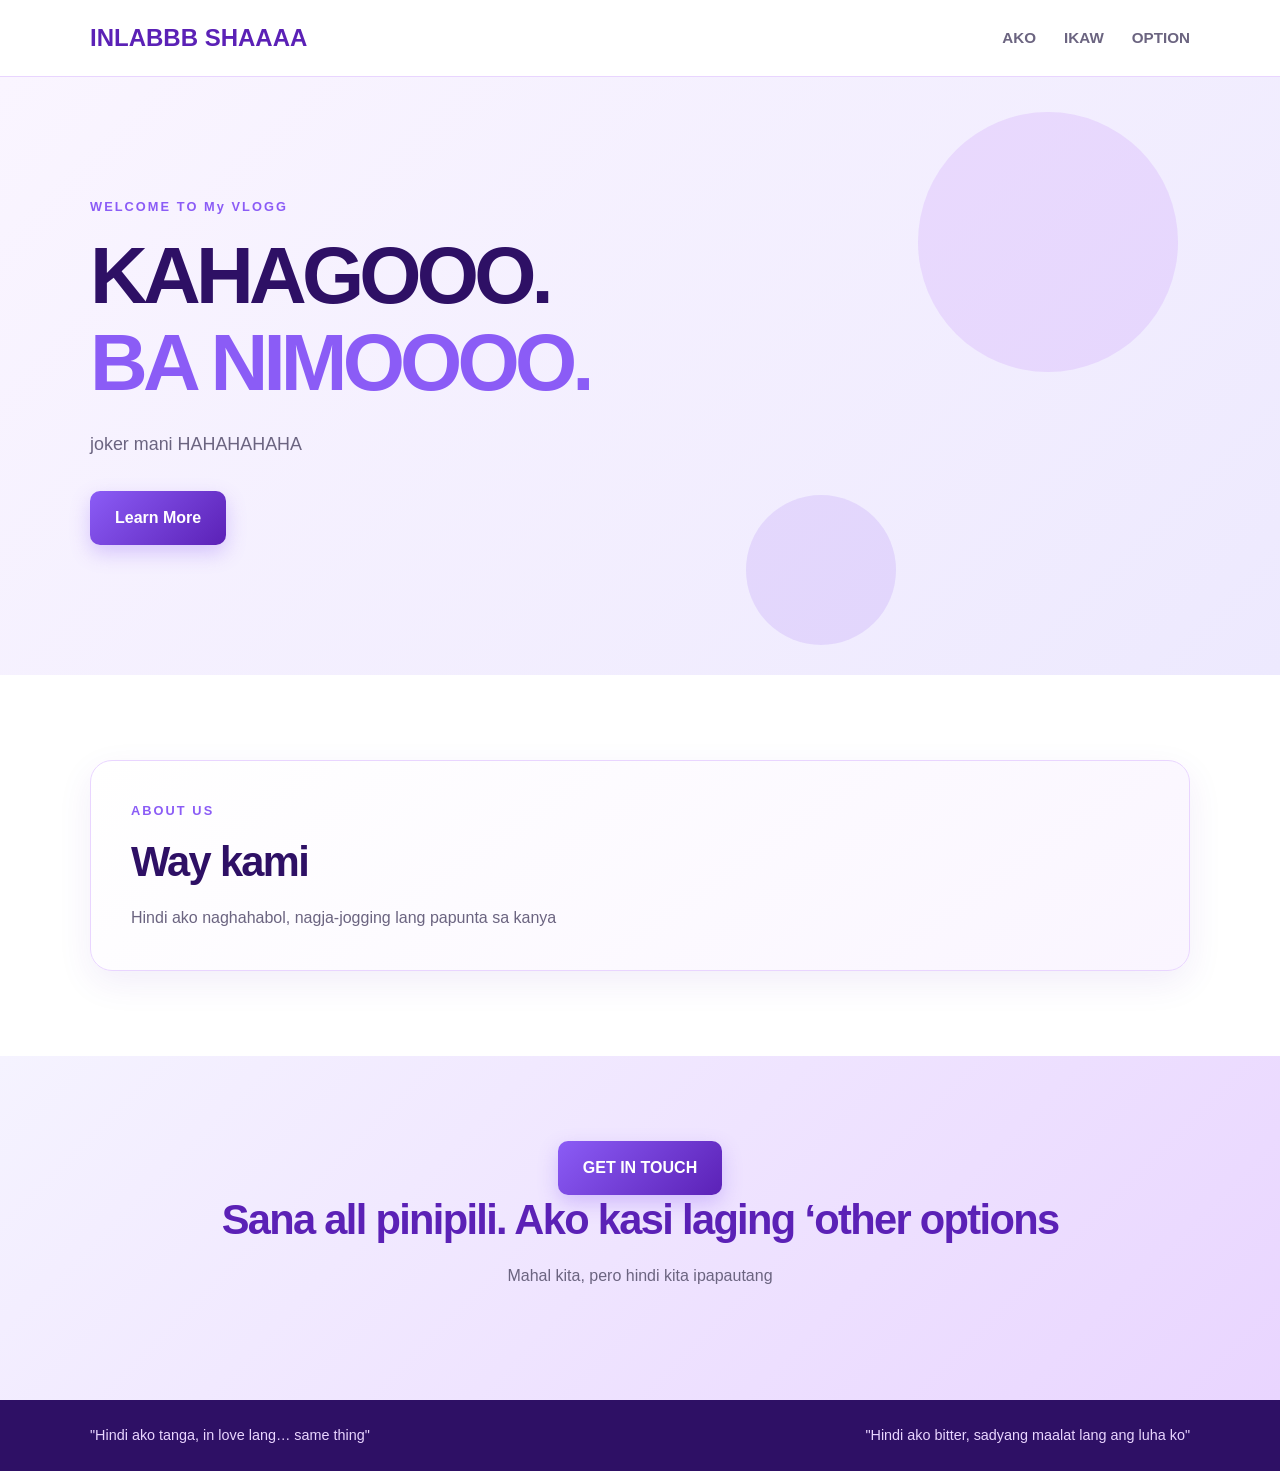
<file: index.html>
<!DOCTYPE html>
<html lang="en">
<head>
    <meta charset="UTF-8">
    <meta name="viewport" content="width=device-width, initial-scale=1.0">
    <title>WAWW</title>
    <link rel="stylesheet" href="style.css">
</head>
<body>

    <!-- Navigation Bar -->
    <header class="site-header">
        <div class="container nav">
            <a class="logo" href="#home">INLABBB SHAAAA</a>

            <nav>
                <a href="#home">AKO</a>
                <a href="#about">IKAW</a>
                <a href="#contact">OPTION</a>
            </nav>
        </div>
    </header>

    <!-- Home Section -->
    <main>
        <section class="hero" id="home">
            <div class="container hero-content">
                <p class="eyebrow">WELCOME TO My VLOGG</p>

                <h1>
                    KAHAGOOO.<br>
                    <span>BA NIMOOOO.</span>
                </h1>

                <p class="hero-text">
                    joker mani HAHAHAHAHA
                </p>

                <a class="button" href="#about">Learn More</a>
            </div>
        </section>

        <!-- About Section -->
        <section class="section" id="about">
            <div class="container about-card">
                <p class="eyebrow">ABOUT US</p>

                <h2>Way kami</h2>

                <p>
                    Hindi ako naghahabol, nagja-jogging lang papunta sa kanya
                </p>
            </div>
        </section>

        <!-- Contact Section -->
        <section class="section contact-section" id="contact">
            <div class="container">
                <a href = "pos.html" class=button>GET IN TOUCH</a>
                <h2>Sana all pinipili. Ako kasi laging ‘other options</h2>

                <p>
                    Mahal kita, pero hindi kita ipapautang
                </p>

            </div>
        </section>
    </main>

    <!-- Footer -->
    <footer>
        <div class="container footer-content">
            <p>"Hindi ako tanga, in love lang… same thing"</p>
            <p>"Hindi ako bitter, sadyang maalat lang ang luha ko"</p>
        </div>
    </footer>

</body>
</html>
</file>
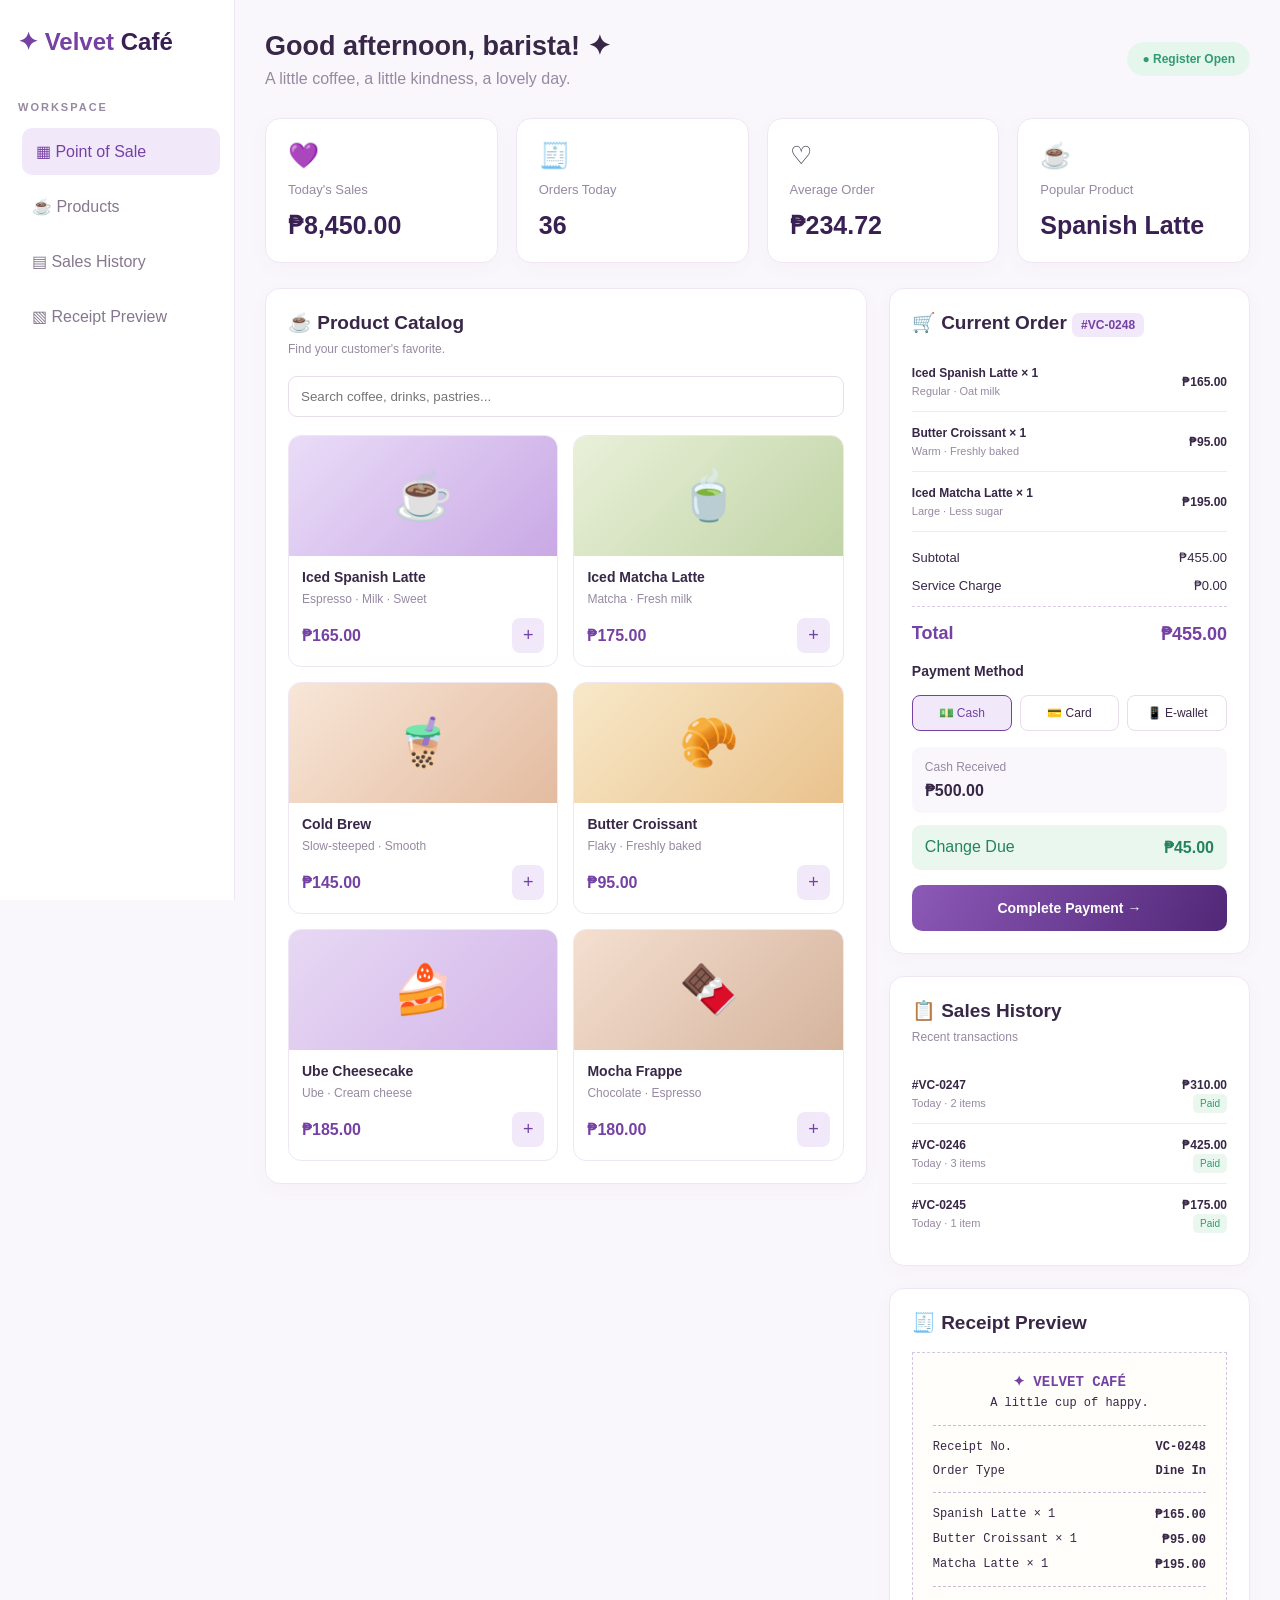
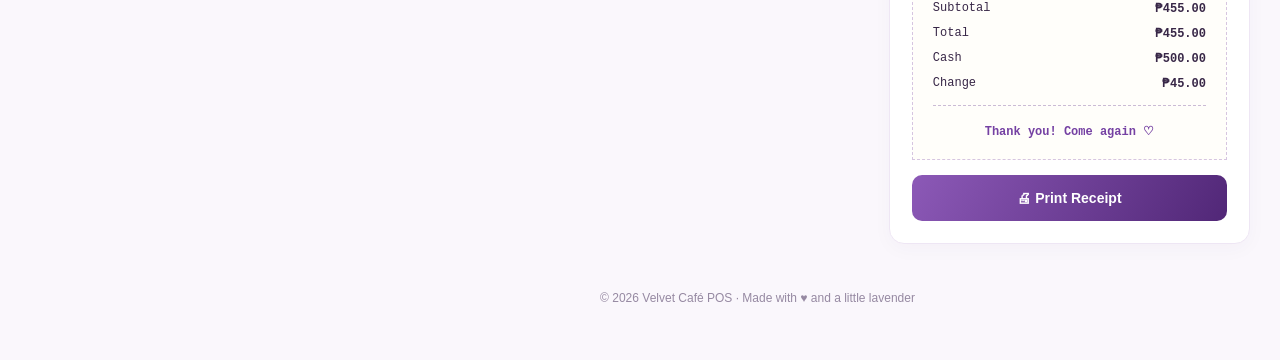
<file: pos.html>
<!DOCTYPE html>
<html lang="en">
<head>
<meta charset="UTF-8">
<meta name="viewport" content="width=device-width, initial-scale=1.0">
<title>Velvet Cafe | POS System</title>

<style>
* {
    margin: 0;
    padding: 0;
    box-sizing: border-box;
}

:root {
    --purple: #7541a3;
    --dark-purple: #392052;
    --light-purple: #f1e8fa;
    --background: #faf7fc;
    --text: #382747;
    --muted: #9689a2;
    --white: #ffffff;
    --green: #329b72;
}

body {
    font-family: Arial, sans-serif;
    background: var(--background);
    color: var(--text);
}

/* SIDEBAR */

.sidebar {
    width: 235px;
    height: 100vh;
    position: fixed;
    left: 0;
    top: 0;
    padding: 28px 18px;
    background: var(--white);
    border-right: 1px solid #eee5f5;
}

.logo {
    color: var(--purple);
    font-size: 24px;
    font-weight: bold;
    margin-bottom: 45px;
}

.logo span {
    color: var(--dark-purple);
}

.sidebar h4 {
    font-size: 11px;
    color: var(--muted);
    letter-spacing: 2px;
    margin-bottom: 15px;
}

.nav a {
    display: block;
    padding: 14px;
    margin-bottom: 8px;
    text-decoration: none;
    color: #86778f;
    border-radius: 10px;
    transition: 0.3s;
}

.nav a:hover,
.nav a.active {
    color: var(--purple);
    background: var(--light-purple);
    transform: translateX(4px);
}

/* MAIN CONTENT */

.main {
    margin-left: 235px;
    padding: 30px;
}

.header {
    display: flex;
    justify-content: space-between;
    align-items: center;
    gap: 15px;
    margin-bottom: 30px;
}

.header h1 {
    font-size: 27px;
}

.header p {
    margin-top: 8px;
    color: var(--muted);
}

.badge {
    background: #e5f7ed;
    color: var(--green);
    padding: 10px 15px;
    border-radius: 20px;
    font-size: 12px;
    font-weight: bold;
}

/* SUMMARY CARDS */

.stats {
    display: grid;
    grid-template-columns: repeat(4, 1fr);
    gap: 18px;
    margin-bottom: 25px;
}

.card {
    background: var(--white);
    border: 1px solid #eee6f4;
    border-radius: 15px;
    padding: 22px;
    box-shadow: 0 5px 20px #43245b08;
    transition: 0.3s;
}

.card:hover {
    transform: translateY(-4px);
    box-shadow: 0 10px 25px #43245b15;
}

.stat-label {
    color: var(--muted);
    font-size: 13px;
}

.stat-value {
    margin-top: 14px;
    font-size: 25px;
    font-weight: bold;
    color: var(--dark-purple);
}

.stat-icon {
    font-size: 25px;
    margin-bottom: 12px;
}

/* SECTION LAYOUT */

.content-grid {
    display: grid;
    grid-template-columns: minmax(0, 1.5fr)
                           minmax(300px, 0.9fr);
    gap: 22px;
    align-items: start;
}

.section {
    background: var(--white);
    border: 1px solid #eee6f4;
    border-radius: 15px;
    padding: 22px;
    margin-bottom: 22px;
    box-shadow: 0 5px 20px #43245b08;
}

.section h2 {
    font-size: 19px;
    margin-bottom: 18px;
}

.section-subtitle {
    color: var(--muted);
    font-size: 12px;
    margin-top: -10px;
    margin-bottom: 20px;
}

/* SEARCH */

.search {
    width: 100%;
    padding: 12px;
    border: 1px solid #e8dced;
    border-radius: 9px;
    margin-bottom: 18px;
    outline: none;
}

.search:focus {
    border-color: var(--purple);
    box-shadow: 0 0 0 3px #7541a315;
}

/* PRODUCT CATALOG */

.products {
    display: grid;
    grid-template-columns: repeat(2, minmax(0, 1fr));
    gap: 15px;
}

.product {
    overflow: hidden;
    border: 1px solid #eee6f4;
    border-radius: 13px;
    transition: 0.3s;
}

.product:hover {
    transform: translateY(-4px);
    box-shadow: 0 8px 20px #7541a320;
}

.product-image {
    height: 120px;
    display: flex;
    align-items: center;
    justify-content: center;
    font-size: 48px;
    background: linear-gradient(135deg, #eadcf8, #c9a9e5);
}

.product:nth-child(2) .product-image {
    background: linear-gradient(135deg, #e9f0d9, #c0d4a5);
}

.product:nth-child(3) .product-image {
    background: linear-gradient(135deg, #f8e6d7, #e3bba0);
}

.product:nth-child(4) .product-image {
    background: linear-gradient(135deg, #f8e8c8, #e9c28d);
}

.product:nth-child(5) .product-image {
    background: linear-gradient(135deg, #e7d8f3, #d2b5e9);
}

.product:nth-child(6) .product-image {
    background: linear-gradient(135deg, #f4dfd0, #d5b49d);
}

.product-info {
    padding: 13px;
}

.product-info h3 {
    font-size: 14px;
    margin-bottom: 7px;
}

.product-info p {
    color: var(--muted);
    font-size: 12px;
    margin-bottom: 12px;
}

.product-bottom {
    display: flex;
    align-items: center;
    justify-content: space-between;
}

.price {
    color: var(--purple);
    font-weight: bold;
}

.add-button {
    border: none;
    border-radius: 8px;
    padding: 7px 11px;
    background: var(--light-purple);
    color: var(--purple);
    font-size: 18px;
    cursor: pointer;
}

/* SHOPPING CART */

.order-number {
    color: var(--purple);
    background: var(--light-purple);
    padding: 5px 9px;
    border-radius: 7px;
    font-size: 12px;
}

.cart-item {
    display: flex;
    justify-content: space-between;
    align-items: center;
    gap: 10px;
    padding: 14px 0;
    border-bottom: 1px solid #f0eaf4;
}

.cart-item h4 {
    font-size: 12px;
    margin-bottom: 5px;
}

.cart-item p {
    color: var(--muted);
    font-size: 11px;
}

.cart-price {
    text-align: right;
    white-space: nowrap;
    font-size: 12px;
    font-weight: bold;
}

.cart-total {
    padding-top: 18px;
}

.total-row {
    display: flex;
    justify-content: space-between;
    margin-bottom: 13px;
    font-size: 13px;
}

.grand-total {
    border-top: 1px dashed #d9c9e5;
    padding-top: 16px;
    color: var(--purple);
    font-size: 18px;
    font-weight: bold;
}

/* PAYMENT */

.payment-options {
    display: flex;
    gap: 8px;
    margin: 16px 0;
}

.payment {
    flex: 1;
    text-align: center;
    border: 1px solid #e8dced;
    border-radius: 8px;
    padding: 10px 4px;
    font-size: 12px;
}

.payment.selected {
    border-color: var(--purple);
    color: var(--purple);
    background: var(--light-purple);
}

.cash-box {
    background: #faf7fc;
    padding: 13px;
    border-radius: 9px;
    margin-bottom: 12px;
}

.cash-box p {
    color: var(--muted);
    font-size: 12px;
    margin-bottom: 7px;
}

.cash-box strong {
    font-size: 16px;
}

.change {
    display: flex;
    justify-content: space-between;
    padding: 13px;
    margin-bottom: 15px;
    border-radius: 9px;
    color: #25835d;
    background: #e9f7ef;
}

.checkout {
    display: block;
    width: 100%;
    padding: 15px;
    border: none;
    border-radius: 10px;
    background: linear-gradient(120deg, #8c59b7, #512777);
    color: white;
    font-size: 14px;
    font-weight: bold;
    cursor: pointer;
    transition: 0.3s;
}

.checkout:hover {
    transform: translateY(-2px);
    box-shadow: 0 8px 18px #7541a340;
}

/* SALES HISTORY */

.history-row {
    display: flex;
    justify-content: space-between;
    gap: 10px;
    padding: 14px 0;
    border-bottom: 1px solid #f0eaf4;
    font-size: 12px;
}

.history-row:last-child {
    border-bottom: none;
}

.history-row p {
    color: var(--muted);
    margin-top: 5px;
    font-size: 11px;
}

.paid {
    color: var(--green);
    background: #e9f7ef;
    border-radius: 5px;
    padding: 4px 7px;
    font-size: 10px;
}

/* RECEIPT */

.receipt {
    max-width: 330px;
    margin: auto;
    padding: 20px;
    background: #fffefa;
    border: 1px dashed #d6c5e0;
    font-family: "Courier New", monospace;
    font-size: 12px;
}

.receipt h3 {
    text-align: center;
    color: var(--purple);
    margin-bottom: 6px;
}

.receipt p {
    text-align: center;
    margin-bottom: 15px;
}

.receipt-line {
    display: flex;
    justify-content: space-between;
    gap: 8px;
    margin: 10px 0;
}

.receipt-line strong {
    text-align: right;
}

.receipt hr {
    border: none;
    border-top: 1px dashed #cbbbd5;
    margin: 14px 0;
}

.thanks {
    text-align: center;
    color: var(--purple);
    font-weight: bold;
    margin-top: 18px;
}

/* FOOTER */

footer {
    text-align: center;
    padding: 25px 0;
    color: var(--muted);
    font-size: 12px;
}

/* ANIMATIONS */

@keyframes fadeIn {
    from {
        opacity: 0;
        transform: translateY(12px);
    }
    to {
        opacity: 1;
        transform: translateY(0);
    }
}

.stat-card,
.section {
    animation: fadeIn 0.6s ease both;
}

.stat-card:nth-child(2) { animation-delay: 0.08s; }
.stat-card:nth-child(3) { animation-delay: 0.16s; }
.stat-card:nth-child(4) { animation-delay: 0.24s; }

/* RESPONSIVE DESIGN */

@media (max-width: 1100px) {
    .sidebar {
        width: 190px;
    }

    .main {
        margin-left: 190px;
        padding: 22px;
    }

    .stats {
        grid-template-columns: repeat(2, 1fr);
    }

    .content-grid {
        grid-template-columns: 1fr;
    }
}

@media (max-width: 650px) {
    .sidebar {
        position: relative;
        width: 100%;
        height: auto;
        padding: 18px;
    }

    .logo {
        margin-bottom: 18px;
    }

    .sidebar h4 {
        display: none;
    }

    .nav {
        display: flex;
        flex-wrap: wrap;
        gap: 5px;
    }

    .nav a {
        padding: 9px;
        margin: 0;
        font-size: 12px;
    }

    .main {
        margin-left: 0;
        padding: 15px;
    }

    .header {
        align-items: flex-start;
        flex-direction: column;
    }

    .header h1 {
        font-size: 23px;
    }

    .stats {
        gap: 10px;
    }

    .card {
        padding: 14px;
    }

    .stat-value {
        font-size: 20px;
    }

    .products {
        gap: 9px;
    }

    .product-image {
        height: 90px;
        font-size: 38px;
    }

    .section {
        padding: 15px;
    }
}

/* PRINT ONLY THE RECEIPT */

@media print {
    body {
        background: white;
    }

    .sidebar,
    .header,
    .stats,
    .catalog-section,
    .cart-section,
    .history-section,
    footer,
    .no-print {
        display: none !important;
    }

    .main {
        margin: 0;
        padding: 0;
    }

    .content-grid {
        display: block;
    }

    .receipt-section {
        display: block;
        border: none;
        box-shadow: none;
        width: 80mm;
        margin: auto;
    }

    .receipt {
        border: none;
        max-width: 100%;
    }

    @page {
        margin: 8mm;
    }
}
</style>
</head>

<body>

<!-- SIDEBAR -->

<aside class="sidebar">
    <div class="logo">✦ Velvet <span>Café</span></div>

    <h4>WORKSPACE</h4>

    <nav class="nav">
        <a href="#pos" class="active">▦ Point of Sale</a>
        <a href="#products">☕ Products</a>
        <a href="#history">▤ Sales History</a>
        <a href="#receipt">▧ Receipt Preview</a>
    </nav>
</aside>

<!-- MAIN DASHBOARD -->

<main class="main" id="pos">

    <header class="header">
        <div>
            <h1>Good afternoon, barista! ✦</h1>
            <p>A little coffee, a little kindness, a lovely day.</p>
        </div>

        <div class="badge">● Register Open</div>
    </header>

    <!-- SUMMARY -->

    <section class="stats">

        <div class="card stat-card">
            <div class="stat-icon">💜</div>
            <div class="stat-label">Today's Sales</div>
            <div class="stat-value">₱8,450.00</div>
        </div>

        <div class="card stat-card">
            <div class="stat-icon">🧾</div>
            <div class="stat-label">Orders Today</div>
            <div class="stat-value">36</div>
        </div>

        <div class="card stat-card">
            <div class="stat-icon">♡</div>
            <div class="stat-label">Average Order</div>
            <div class="stat-value">₱234.72</div>
        </div>

        <div class="card stat-card">
            <div class="stat-icon">☕</div>
            <div class="stat-label">Popular Product</div>
            <div class="stat-value">Spanish Latte</div>
        </div>

    </section>

    <div class="content-grid">

        <!-- PRODUCT CATALOG -->

        <section class="section catalog-section" id="products">
            <h2>☕ Product Catalog</h2>
            <p class="section-subtitle">Find your customer's favorite.</p>

            <input class="search" type="search"
                   placeholder="Search coffee, drinks, pastries...">

            <div class="products">

                <article class="product">
                    <div class="product-image">☕</div>
                    <div class="product-info">
                        <h3>Iced Spanish Latte</h3>
                        <p>Espresso · Milk · Sweet</p>
                        <div class="product-bottom">
                            <span class="price">₱165.00</span>
                            <button class="add-button" type="button">+</button>
                        </div>
                    </div>
                </article>

                <article class="product">
                    <div class="product-image">🍵</div>
                    <div class="product-info">
                        <h3>Iced Matcha Latte</h3>
                        <p>Matcha · Fresh milk</p>
                        <div class="product-bottom">
                            <span class="price">₱175.00</span>
                            <button class="add-button" type="button">+</button>
                        </div>
                    </div>
                </article>

                <article class="product">
                    <div class="product-image">🧋</div>
                    <div class="product-info">
                        <h3>Cold Brew</h3>
                        <p>Slow-steeped · Smooth</p>
                        <div class="product-bottom">
                            <span class="price">₱145.00</span>
                            <button class="add-button" type="button">+</button>
                        </div>
                    </div>
                </article>

                <article class="product">
                    <div class="product-image">🥐</div>
                    <div class="product-info">
                        <h3>Butter Croissant</h3>
                        <p>Flaky · Freshly baked</p>
                        <div class="product-bottom">
                            <span class="price">₱95.00</span>
                            <button class="add-button" type="button">+</button>
                        </div>
                    </div>
                </article>

                <article class="product">
                    <div class="product-image">🍰</div>
                    <div class="product-info">
                        <h3>Ube Cheesecake</h3>
                        <p>Ube · Cream cheese</p>
                        <div class="product-bottom">
                            <span class="price">₱185.00</span>
                            <button class="add-button" type="button">+</button>
                        </div>
                    </div>
                </article>

                <article class="product">
                    <div class="product-image">🍫</div>
                    <div class="product-info">
                        <h3>Mocha Frappe</h3>
                        <p>Chocolate · Espresso</p>
                        <div class="product-bottom">
                            <span class="price">₱180.00</span>
                            <button class="add-button" type="button">+</button>
                        </div>
                    </div>
                </article>

            </div>
        </section>

        <!-- SHOPPING CART AND CHECKOUT -->

        <div>

            <section class="section cart-section">
                <h2>🛒 Current Order
                    <span class="order-number">#VC-0248</span>
                </h2>

                <div class="cart-item">
                    <div>
                        <h4>Iced Spanish Latte × 1</h4>
                        <p>Regular · Oat milk</p>
                    </div>
                    <div class="cart-price">₱165.00</div>
                </div>

                <div class="cart-item">
                    <div>
                        <h4>Butter Croissant × 1</h4>
                        <p>Warm · Freshly baked</p>
                    </div>
                    <div class="cart-price">₱95.00</div>
                </div>

                <div class="cart-item">
                    <div>
                        <h4>Iced Matcha Latte × 1</h4>
                        <p>Large · Less sugar</p>
                    </div>
                    <div class="cart-price">₱195.00</div>
                </div>

                <div class="cart-total">
                    <div class="total-row">
                        <span>Subtotal</span>
                        <span>₱455.00</span>
                    </div>

                    <div class="total-row">
                        <span>Service Charge</span>
                        <span>₱0.00</span>
                    </div>

                    <div class="total-row grand-total">
                        <span>Total</span>
                        <span>₱455.00</span>
                    </div>
                </div>

                <h3 style="font-size:14px; margin-top:18px;">
                    Payment Method
                </h3>

                <div class="payment-options">
                    <div class="payment selected">💵 Cash</div>
                    <div class="payment">💳 Card</div>
                    <div class="payment">📱 E-wallet</div>
                </div>

                <div class="cash-box">
                    <p>Cash Received</p>
                    <strong>₱500.00</strong>
                </div>

                <div class="change">
                    <span>Change Due</span>
                    <strong>₱45.00</strong>
                </div>

                <button class="checkout no-print" type="button">
                    Complete Payment →
                </button>

            </section>

            <!-- SALES HISTORY -->

            <section class="section history-section" id="history">
                <h2>📋 Sales History</h2>
                <p class="section-subtitle">Recent transactions</p>

                <div class="history-row">
                    <div>
                        <strong>#VC-0247</strong>
                        <p>Today · 2 items</p>
                    </div>
                    <div style="text-align:right">
                        <strong>₱310.00</strong>
                        <p><span class="paid">Paid</span></p>
                    </div>
                </div>

                <div class="history-row">
                    <div>
                        <strong>#VC-0246</strong>
                        <p>Today · 3 items</p>
                    </div>
                    <div style="text-align:right">
                        <strong>₱425.00</strong>
                        <p><span class="paid">Paid</span></p>
                    </div>
                </div>

                <div class="history-row">
                    <div>
                        <strong>#VC-0245</strong>
                        <p>Today · 1 item</p>
                    </div>
                    <div style="text-align:right">
                        <strong>₱175.00</strong>
                        <p><span class="paid">Paid</span></p>
                    </div>
                </div>
            </section>

            <!-- RECEIPT -->

            <section class="section receipt-section" id="receipt">
                <h2>🧾 Receipt Preview</h2>

                <div class="receipt">
                    <h3>✦ VELVET CAFÉ</h3>
                    <p>A little cup of happy.</p>

                    <hr>

                    <div class="receipt-line">
                        <span>Receipt No.</span>
                        <strong>VC-0248</strong>
                    </div>

                    <div class="receipt-line">
                        <span>Order Type</span>
                        <strong>Dine In</strong>
                    </div>

                    <hr>

                    <div class="receipt-line">
                        <span>Spanish Latte × 1</span>
                        <strong>₱165.00</strong>
                    </div>

                    <div class="receipt-line">
                        <span>Butter Croissant × 1</span>
                        <strong>₱95.00</strong>
                    </div>

                    <div class="receipt-line">
                        <span>Matcha Latte × 1</span>
                        <strong>₱195.00</strong>
                    </div>

                    <hr>

                    <div class="receipt-line">
                        <span>Subtotal</span>
                        <strong>₱455.00</strong>
                    </div>

                    <div class="receipt-line">
                        <span>Total</span>
                        <strong>₱455.00</strong>
                    </div>

                    <div class="receipt-line">
                        <span>Cash</span>
                        <strong>₱500.00</strong>
                    </div>

                    <div class="receipt-line">
                        <span>Change</span>
                        <strong>₱45.00</strong>
                    </div>

                    <hr>

                    <div class="thanks">
                        Thank you! Come again ♡
                    </div>
                </div>

                <button class="checkout no-print"
                        style="margin-top:15px;"
                        type="button"
                        onclick="window.print()">
                    🖨 Print Receipt
                </button>
            </section>

        </div>
    </div>

    <footer>
        © 2026 Velvet Café POS · Made with ♥ and a little lavender
    </footer>

</main>

</body>
</html>
</file>
<file: style.css>
/* ===== BASIC RESET ===== */
* {
    box-sizing: border-box;
    margin: 0;
    padding: 0;
}

:root {
    --purple: #8b5cf6;
    --dark-purple: #5b21b6;
    --light-purple: #f3e8ff;
    --lavender: #ede9fe;
    --ink: #2e1065;
    --muted: #6b6480;
    --white: #ffffff;
}

html {
    scroll-behavior: smooth;
    scroll-padding-top: 80px;
}

body {
    font-family: Arial, Helvetica, sans-serif;
    color: var(--ink);
    line-height: 1.6;
    background: var(--white);
    overflow-x: hidden;
}

.container {
    width: min(1100px, 90%);
    margin: 0 auto;
}

/* ===== NAVIGATION BAR ===== */
.site-header {
    background: rgba(255, 255, 255, 0.92);
    backdrop-filter: blur(12px);
    border-bottom: 1px solid #e9d5ff;
    position: sticky;
    top: 0;
    z-index: 100;
    animation: slideDown 0.8s ease both;
}

.nav {
    min-height: 76px;
    display: flex;
    align-items: center;
    justify-content: space-between;
    gap: 24px;
}

.logo {
    color: var(--dark-purple);
    text-decoration: none;
    font-size: 1.5rem;
    font-weight: 800;
    transition: transform 0.3s ease;
}

.logo:hover {
    transform: scale(1.08);
}

nav {
    display: flex;
    gap: 28px;
}

nav a {
    color: var(--muted);
    text-decoration: none;
    font-size: 0.95rem;
    font-weight: 700;
    position: relative;
    transition: color 0.3s ease;
}

nav a::after {
    content: "";
    position: absolute;
    width: 0;
    height: 3px;
    left: 0;
    bottom: -6px;
    background: var(--purple);
    border-radius: 5px;
    transition: width 0.3s ease;
}

nav a:hover {
    color: var(--purple);
}

nav a:hover::after {
    width: 100%;
}

/* ===== HERO / HOME SECTION ===== */
.hero {
    position: relative;
    overflow: hidden;
    padding: 120px 0 130px;
    background: linear-gradient(
        135deg,
        #faf5ff,
        #ede9fe,
        #e9d5ff,
        #f5f3ff
    );
    background-size: 300% 300%;
    animation: gradientFlow 12s ease infinite;
}

/* Floating decorative circles */
.hero::before,
.hero::after {
    content: "";
    position: absolute;
    border-radius: 50%;
    pointer-events: none;
    animation: float 6s ease-in-out infinite;
}

.hero::before {
    width: 260px;
    height: 260px;
    background: rgba(168, 85, 247, 0.14);
    top: 35px;
    right: 8%;
}

.hero::after {
    width: 150px;
    height: 150px;
    background: rgba(124, 58, 237, 0.12);
    bottom: 30px;
    right: 30%;
    animation-delay: -3s;
}

.hero-content {
    position: relative;
    z-index: 1;
    animation: fadeUp 1s ease both;
}

.eyebrow {
    color: var(--purple);
    font-size: 0.8rem;
    font-weight: 800;
    letter-spacing: 0.16em;
    margin-bottom: 16px;
}

h1 {
    max-width: 750px;
    font-size: clamp(2.8rem, 7vw, 5rem);
    line-height: 1.08;
    letter-spacing: -0.06em;
    margin-bottom: 24px;
}

h1 span {
    color: var(--purple);
    display: inline-block;
    animation: textGlow 3s ease-in-out infinite;
}

.hero-text {
    max-width: 540px;
    color: var(--muted);
    font-size: 1.12rem;
    margin-bottom: 32px;
}

/* ===== BUTTONS ===== */
.button {
    display: inline-block;
    padding: 14px 25px;
    color: var(--white);
    background: linear-gradient(
        135deg,
        var(--purple),
        var(--dark-purple)
    );
    text-decoration: none;
    font-weight: 700;
    border-radius: 10px;
    box-shadow: 0 8px 20px rgba(139, 92, 246, 0.3);
    transition:
        transform 0.3s ease,
        box-shadow 0.3s ease;
}

.button:hover {
    transform: translateY(-5px) scale(1.03);
    box-shadow: 0 14px 28px rgba(109, 40, 217, 0.4);
}

.button:active {
    transform: scale(0.97);
}

.button-dark {
    background: linear-gradient(
        135deg,
        #7c3aed,
        #4c1d95
    );
}

/* ===== ABOUT SECTION ===== */
.section {
    padding: 85px 0;
}

.about-card {
    padding: 40px;
    background: linear-gradient(
        145deg,
        #ffffff,
        #faf5ff
    );
    border: 1px solid #e9d5ff;
    border-radius: 22px;
    box-shadow: 0 12px 35px rgba(91, 33, 182, 0.08);
    transition:
        transform 0.4s ease,
        box-shadow 0.4s ease;
    animation: fadeUp 1s ease both;
}

.about-card:hover {
    transform: translateY(-8px);
    box-shadow: 0 20px 45px rgba(91, 33, 182, 0.15);
}

h2 {
    font-size: clamp(1.8rem, 4vw, 2.6rem);
    line-height: 1.2;
    letter-spacing: -0.04em;
    margin-bottom: 18px;
}

.about-card > p:last-child,
.contact-section .container > p:not(.eyebrow) {
    max-width: 650px;
    color: var(--muted);
}

/* ===== CONTACT SECTION ===== */
.contact-section {
    text-align: center;
    background: linear-gradient(
        135deg,
        #f5f3ff,
        #e9d5ff,
        #f3e8ff
    );
    background-size: 200% 200%;
    animation: gradientFlow 10s ease infinite;
}

.contact-section .container {
    animation: fadeUp 1s ease both;
}

.contact-section .container > p:not(.eyebrow) {
    margin: 0 auto 26px;
}

.contact-section h2 {
    color: var(--dark-purple);
}

/* ===== FOOTER ===== */
footer {
    padding: 24px 0;
    background: #2e1065;
    color: #e9d5ff;
    font-size: 0.9rem;
}

.footer-content {
    display: flex;
    justify-content: space-between;
    gap: 16px;
}

/* ===== ANIMATIONS ===== */
@keyframes fadeUp {
    from {
        opacity: 0;
        transform: translateY(30px);
    }

    to {
        opacity: 1;
        transform: translateY(0);
    }
}

@keyframes slideDown {
    from {
        opacity: 0;
        transform: translateY(-25px);
    }

    to {
        opacity: 1;
        transform: translateY(0);
    }
}

@keyframes float {
    0%, 100% {
        transform: translateY(0) rotate(0deg);
    }

    50% {
        transform: translateY(-25px) rotate(10deg);
    }
}

@keyframes gradientFlow {
    0%, 100% {
        background-position: 0% 50%;
    }

    50% {
        background-position: 100% 50%;
    }
}

@keyframes textGlow {
    0%, 100% {
        text-shadow: 0 0 0 rgba(139, 92, 246, 0);
    }

    50% {
        text-shadow: 0 0 18px rgba(139, 92, 246, 0.35);
    }
}

/* ===== MOBILE RESPONSIVE ===== */
@media (max-width: 600px) {
    .nav {
        padding: 16px 0;
        flex-direction: column;
        gap: 12px;
    }

    nav {
        gap: 22px;
    }

    .hero {
        padding: 85px 0 95px;
    }

    .hero::before {
        width: 170px;
        height: 170px;
        right: -30px;
    }

    .hero::after {
        width: 100px;
        height: 100px;
    }

    .section {
        padding: 55px 0;
    }

    .about-card {
        padding: 26px;
    }

    .footer-content {
        flex-direction: column;
        text-align: center;
        gap: 5px;
    }
}

/* Respect reduced-motion preferences */
@media (prefers-reduced-motion: reduce) {
    *,
    *::before,
    *::after {
        animation-duration: 0.01ms !important;
        animation-iteration-count: 1 !important;
        scroll-behavior: auto !important;
        transition-duration: 0.01ms !important;
    }
}
</file>
